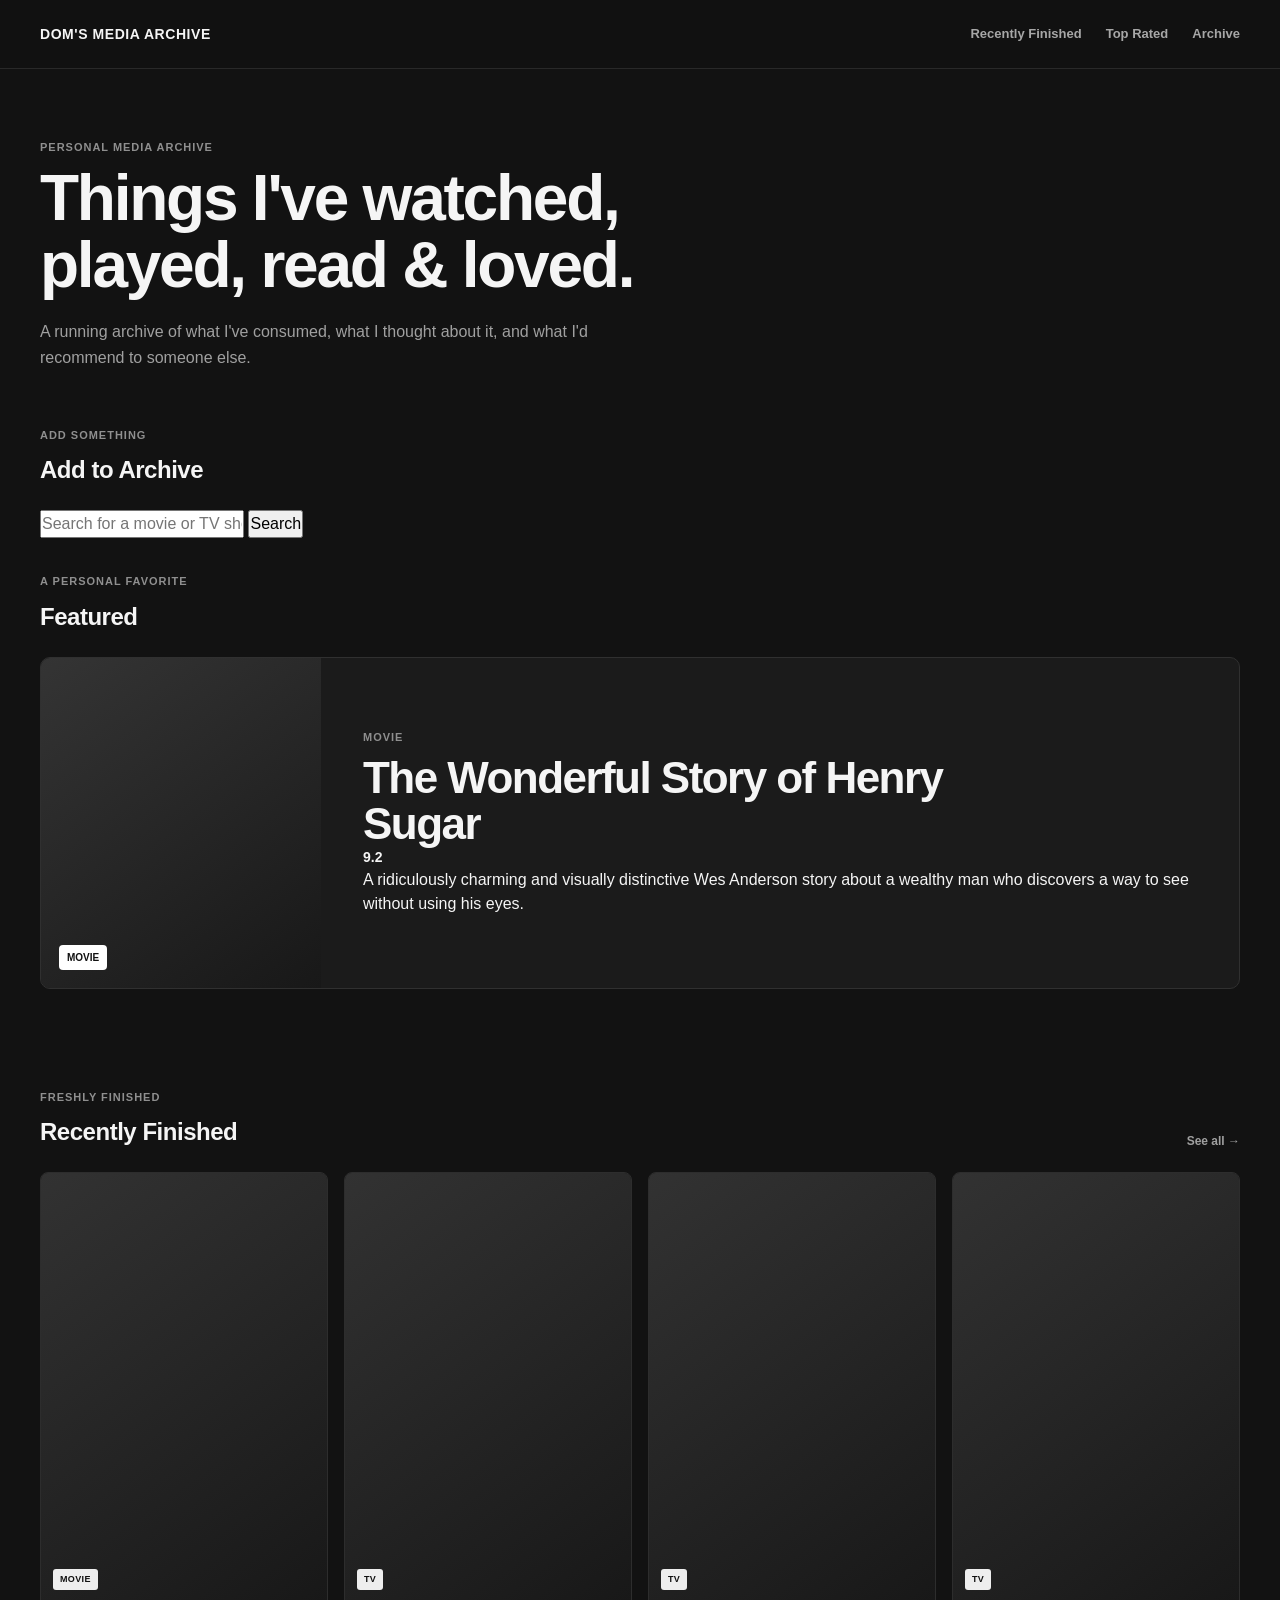
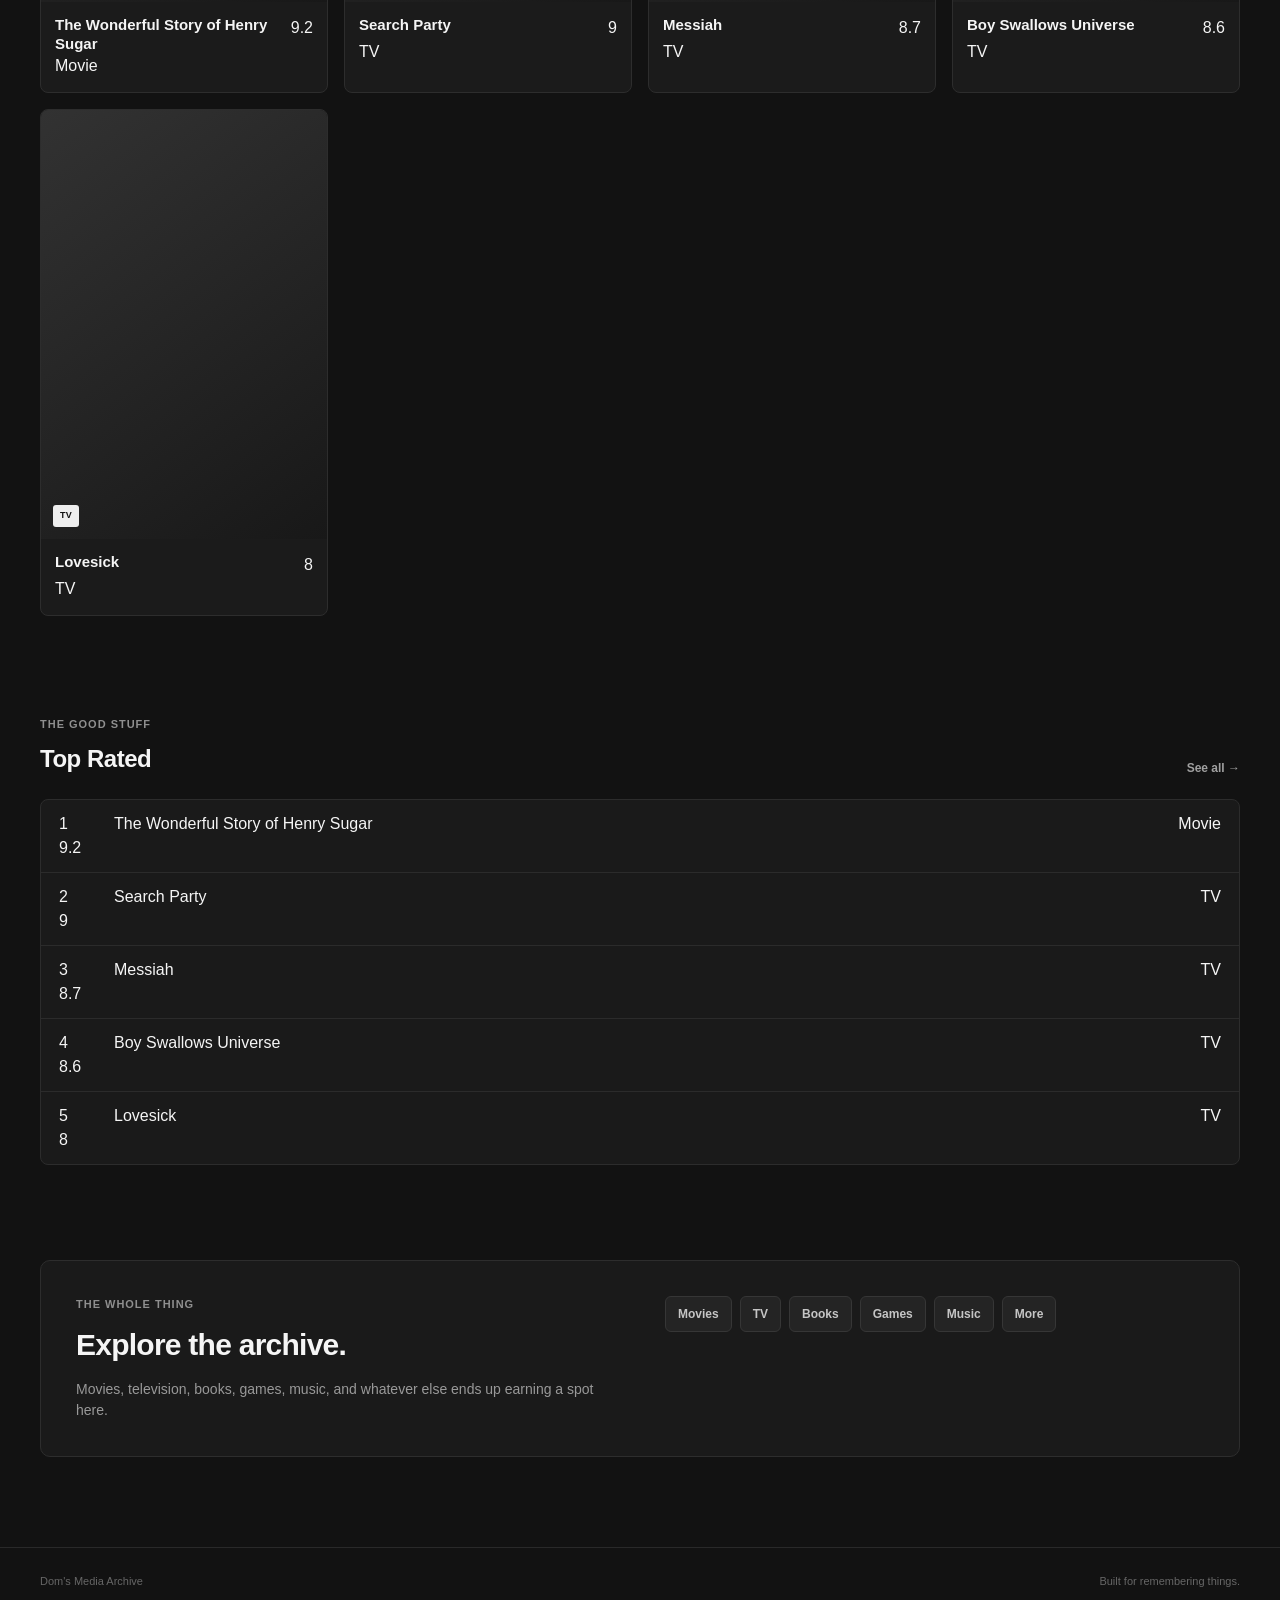
<file: index.html>
<!DOCTYPE html>
<html lang="en">

<head>
    <meta charset="UTF-8">
    <meta name="viewport" content="width=device-width, initial-scale=1.0">

    <title>Dom's Media Archive</title>

    <meta
        name="description"
        content="A personal archive of everything Dom has watched, played, read, listened to, and loved."
    >

    <link rel="stylesheet" href="styles.css">
</head>

<body>

    <!-- =========================
         HEADER
    ========================== -->

    <header class="site-header">

        <div class="container header-inner">

            <a href="index.html" class="site-title">
                DOM'S MEDIA ARCHIVE
            </a>

            <nav class="site-nav">
                <a href="#recently">Recently Finished</a>
                <a href="#top-rated">Top Rated</a>
                <a href="#archive">Archive</a>
            </nav>

        </div>

    </header>


    <!-- =========================
         MAIN
    ========================== -->

    <main>


        <!-- =========================
             INTRO
        ========================== -->

        <section class="intro-section">

            <div class="container">

                <div class="intro-content">

                    <p class="eyebrow">
                        Personal Media Archive
                    </p>

                    <h1>
                        Things I've watched,<br>
                        played, read & loved.
                    </h1>

                    <p class="intro-description">
                        A running archive of what I've consumed,
                        what I thought about it, and what I'd
                        recommend to someone else.
                    </p>

                </div>

            </div>

        </section>


        <!-- =========================
             ADD MEDIA
        ========================== -->

        <section class="add-media-section">

            <div class="container">

                <div class="section-header">

                    <div>
                        <p class="eyebrow">Add something</p>
                        <h2>Add to Archive</h2>
                    </div>

                </div>


                <div class="search-container">

                    <input
                        type="text"
                        id="media-search"
                        placeholder="Search for a movie or TV show..."
                        autocomplete="off"
                    >

                    <button id="media-search-button">
                        Search
                    </button>

                </div>


                <div id="search-status" class="search-status"></div>

                <div id="search-results" class="search-results"></div>

            </div>

        </section>


        <!-- =========================
             FEATURED
        ========================== -->

        <section class="featured-section">

            <div class="container">

                <div class="section-header">

                    <div>
                        <p class="eyebrow">A personal favorite</p>
                        <h2>Featured</h2>
                    </div>

                </div>


                <div id="featured-container" class="featured-container"></div>

            </div>

        </section>


        <!-- =========================
             RECENTLY FINISHED
        ========================== -->

        <section id="recently" class="media-section">

            <div class="container">

                <div class="section-header">

                    <div>
                        <p class="eyebrow">Freshly finished</p>
                        <h2>Recently Finished</h2>
                    </div>

                    <a href="#archive" class="section-link">
                        See all →
                    </a>

                </div>


                <div id="recently-grid" class="media-grid"></div>

            </div>

        </section>


        <!-- =========================
             TOP RATED
        ========================== -->

        <section id="top-rated" class="media-section">

            <div class="container">

                <div class="section-header">

                    <div>
                        <p class="eyebrow">The good stuff</p>
                        <h2>Top Rated</h2>
                    </div>

                    <a href="#archive" class="section-link">
                        See all →
                    </a>

                </div>


                <div id="top-rated-list" class="top-rated-list"></div>

            </div>

        </section>


        <!-- =========================
             ARCHIVE
        ========================== -->

        <section id="archive" class="archive-section">

            <div class="container">

                <div class="archive-card">

                    <div>

                        <p class="eyebrow">
                            The whole thing
                        </p>

                        <h2>
                            Explore the archive.
                        </h2>

                        <p>
                            Movies, television, books, games,
                            music, and whatever else ends up
                            earning a spot here.
                        </p>

                    </div>


                    <div class="archive-types">

                        <span>Movies</span>
                        <span>TV</span>
                        <span>Books</span>
                        <span>Games</span>
                        <span>Music</span>
                        <span>More</span>

                    </div>

                </div>

            </div>

        </section>


    </main>


    <!-- =========================
         FOOTER
    ========================== -->

    <footer class="site-footer">

        <div class="container">

            <span>
                Dom's Media Archive
            </span>

            <span>
                Built for remembering things.
            </span>

        </div>

    </footer>


    <!-- =========================
         JAVASCRIPT
    ========================== -->

    <script src="script.js"></script>

</body>

</html>
</file>
<file: styles.css>
/* =========================================
   DOM'S MEDIA ARCHIVE
   Visual System
========================================= */


/* =========================================
   RESET
========================================= */

* {
    box-sizing: border-box;
    margin: 0;
    padding: 0;
}

html {
    scroll-behavior: smooth;
}

body {
    background: #121212;
    color: #f5f5f5;
    font-family: Arial, Helvetica, sans-serif;
    line-height: 1.5;
}

a {
    color: inherit;
    text-decoration: none;
}

button,
input,
select {
    font: inherit;
}


/* =========================================
   GLOBAL LAYOUT
========================================= */

.container {
    width: min(1200px, calc(100% - 48px));
    margin: 0 auto;
}


/* =========================================
   HEADER
========================================= */

.site-header {
    position: sticky;
    top: 0;
    z-index: 100;

    background: rgba(18, 18, 18, 0.94);
    border-bottom: 1px solid #292929;

    backdrop-filter: blur(16px);
}

.header-inner {
    min-height: 68px;

    display: flex;
    align-items: center;
    justify-content: space-between;

    gap: 30px;
}

.site-title {
    font-size: 14px;
    font-weight: 800;
    letter-spacing: 0.04em;
}

.site-nav {
    display: flex;
    align-items: center;
    gap: 24px;
}

.site-nav a {
    color: #a7a7a7;
    font-size: 13px;
    font-weight: 600;

    transition: color 0.2s ease;
}

.site-nav a:hover {
    color: #ffffff;
}


/* =========================================
   INTRO
========================================= */

.intro-section {
    padding: 70px 0 55px;
}

.intro-content {
    max-width: 720px;
}

.eyebrow {
    margin-bottom: 9px;

    color: #8f8f8f;

    font-size: 11px;
    font-weight: 700;
    letter-spacing: 0.09em;
    text-transform: uppercase;
}

.intro-content h1 {
    font-size: clamp(38px, 5vw, 64px);
    font-weight: 750;
    line-height: 1.05;
    letter-spacing: -0.035em;
}

.intro-description {
    max-width: 600px;
    margin-top: 20px;

    color: #a0a0a0;

    font-size: 16px;
    line-height: 1.65;
}


/* =========================================
   SECTIONS
========================================= */

.featured-section,
.media-section {
    padding: 35px 0 65px;
}

.section-header {
    display: flex;
    align-items: flex-end;
    justify-content: space-between;

    margin-bottom: 22px;
}

.section-header h2 {
    font-size: 24px;
    font-weight: 750;
    letter-spacing: -0.02em;
}

.section-link {
    color: #a0a0a0;

    font-size: 12px;
    font-weight: 600;

    transition: color 0.2s ease;
}

.section-link:hover {
    color: #ffffff;
}


/* =========================================
   FEATURED
========================================= */

.featured-container {
    min-height: 300px;
}

.featured-card {
    display: grid;
    grid-template-columns: 280px 1fr;

    min-height: 330px;

    overflow: hidden;

    background: #1b1b1b;
    border: 1px solid #303030;
    border-radius: 10px;
}

.featured-art {
    min-height: 330px;

    display: flex;
    align-items: flex-end;

    padding: 18px;

    background:
        linear-gradient(
            145deg,
            #343434,
            #181818
        );
}

.featured-art span {
    padding: 5px 8px;

    background: #ffffff;
    color: #111111;

    border-radius: 4px;

    font-size: 10px;
    font-weight: 800;
    text-transform: uppercase;
}

.featured-content {
    display: flex;
    flex-direction: column;
    justify-content: center;

    padding: 42px;
}

.featured-content h3 {
    max-width: 650px;

    font-size: clamp(28px, 4vw, 44px);
    line-height: 1.05;
    letter-spacing: -0.035em;
}

.featured-meta {
    display: flex;
    align-items: center;
    gap: 10px;

    margin-top: 15px;

    color: #999999;

    font-size: 13px;
}

.featured-rating {
    color: #ffffff;
    font-size: 17px;
    font-weight: 800;
}

.featured-description {
    max-width: 650px;
    margin-top: 24px;

    color: #aaaaaa;

    font-size: 15px;
    line-height: 1.7;
}

.featured-recommendation {
    margin-top: 25px;

    color: #d0d0d0;

    font-size: 12px;
    font-weight: 700;
}


/* =========================================
   MEDIA GRID
========================================= */

.media-grid {
    display: grid;
    grid-template-columns: repeat(4, 1fr);
    gap: 16px;
}


/* =========================================
   MEDIA CARD
========================================= */

.media-card {
    overflow: hidden;

    background: #1b1b1b;
    border: 1px solid #2d2d2d;
    border-radius: 8px;

    transition:
        transform 0.18s ease,
        background 0.18s ease,
        border-color 0.18s ease;
}

.media-card:hover {
    background: #202020;
    border-color: #404040;
    transform: translateY(-3px);
}

.media-placeholder {
    aspect-ratio: 2 / 3;

    display: flex;
    align-items: flex-end;

    padding: 12px;

    background:
        linear-gradient(
            145deg,
            #323232,
            #181818
        );
}

.media-placeholder span {
    padding: 4px 7px;

    background: rgba(255, 255, 255, 0.92);
    color: #111111;

    border-radius: 3px;

    font-size: 9px;
    font-weight: 800;
    letter-spacing: 0.04em;
    text-transform: uppercase;
}

.media-card-content {
    padding: 14px;
}

.media-card-header {
    display: flex;
    align-items: flex-start;
    justify-content: space-between;

    gap: 8px;
}

.media-card h3 {
    font-size: 15px;
    font-weight: 700;
    line-height: 1.25;
}

.rating {
    flex-shrink: 0;

    font-size: 14px;
    font-weight: 800;
}

.media-meta {
    margin-top: 5px;

    color: #777777;

    font-size: 11px;
}

.media-description {
    margin-top: 12px;

    display: -webkit-box;
    overflow: hidden;
    -webkit-line-clamp: 3;
    -webkit-box-orient: vertical;

    color: #999999;

    font-size: 12px;
    line-height: 1.55;
}


/* =========================================
   TOP RATED
========================================= */

.top-rated-list {
    overflow: hidden;

    background: #1a1a1a;
    border: 1px solid #2c2c2c;
    border-radius: 8px;
}

.top-rated-item {
    display: grid;
    grid-template-columns: 55px 1fr auto;
    align-items: center;

    min-height: 70px;
    padding: 12px 18px;

    border-bottom: 1px solid #2b2b2b;
}

.top-rated-item:last-child {
    border-bottom: none;
}

.rank {
    color: #666666;

    font-size: 12px;
    font-weight: 700;
}

.top-rated-info {
    display: flex;
    flex-direction: column;
    gap: 2px;
}

.top-rated-info strong {
    font-size: 14px;
}

.top-rated-info span {
    color: #777777;
    font-size: 11px;
}

.top-rated-score {
    font-size: 18px;
    font-weight: 800;
}


/* =========================================
   ARCHIVE
========================================= */

.archive-section {
    padding: 30px 0 90px;
}

.archive-card {
    display: grid;
    grid-template-columns: 1fr 1fr;
    gap: 50px;

    padding: 35px;

    background: #1a1a1a;
    border: 1px solid #2d2d2d;
    border-radius: 10px;
}

.archive-card h2 {
    font-size: 30px;
    letter-spacing: -0.025em;
}

.archive-card p:not(.eyebrow) {
    max-width: 520px;
    margin-top: 12px;

    color: #999999;

    font-size: 14px;
}

.archive-types {
    display: flex;
    align-content: flex-start;
    flex-wrap: wrap;
    gap: 8px;
}

.archive-types span {
    padding: 8px 12px;

    background: #242424;
    border: 1px solid #363636;
    border-radius: 6px;

    color: #c5c5c5;

    font-size: 12px;
    font-weight: 600;
}


/* =========================================
   FOOTER
========================================= */

.site-footer {
    padding: 25px 0;

    border-top: 1px solid #292929;

    color: #666666;

    font-size: 11px;
}

.site-footer .container {
    display: flex;
    justify-content: space-between;
    gap: 20px;
}


/* =========================================
   MOBILE
========================================= */

@media (max-width: 900px) {

    .media-grid {
        grid-template-columns: repeat(3, 1fr);
    }

    .featured-card {
        grid-template-columns: 220px 1fr;
    }

    .featured-content {
        padding: 30px;
    }
}


@media (max-width: 700px) {

    .container {
        width: min(100% - 30px, 600px);
    }

    .header-inner {
        min-height: 60px;
    }

    .site-nav {
        gap: 12px;
    }

    .site-nav a {
        font-size: 11px;
    }

    .intro-section {
        padding: 55px 0 35px;
    }

    .intro-content h1 {
        font-size: 40px;
    }

    .featured-card {
        grid-template-columns: 1fr;
    }

    .featured-art {
        min-height: 220px;
    }

    .featured-content {
        padding: 25px;
    }

    .media-grid {
        grid-template-columns: repeat(2, 1fr);
    }

    .archive-card {
        grid-template-columns: 1fr;
        gap: 30px;
    }
}


@media (max-width: 450px) {

    .site-title {
        font-size: 11px;
    }

    .site-nav {
        gap: 8px;
    }

    .site-nav a {
        font-size: 10px;
    }

    .intro-content h1 {
        font-size: 34px;
    }

    .media-grid {
        grid-template-columns: 1fr 1fr;
        gap: 10px;
    }

    .media-card-content {
        padding: 11px;
    }

    .media-card h3 {
        font-size: 13px;
    }

    .media-description {
        display: none;
    }

    .top-rated-item {
        grid-template-columns: 35px 1fr auto;
    }

    .archive-card {
        padding: 24px;
    }

    .site-footer .container {
        flex-direction: column;
    }
}


/* =========================
   MEDIA DETAIL PAGE
========================= */

.back-link {
    display: inline-block;
    margin-bottom: 2rem;
    color: #a0a0a0;
    text-decoration: none;
    font-size: 0.9rem;
}

.back-link:hover {
    color: #ffffff;
}


.media-detail-section {
    padding: 4rem 0 6rem;
}


.media-detail {
    display: grid;
    grid-template-columns: 280px minmax(0, 1fr);
    gap: 3.5rem;
    align-items: start;
}


.media-detail-art {
    width: 100%;
    aspect-ratio: 2 / 3;
    background: #1b1b1b;
    border: 1px solid #2a2a2a;
    border-radius: 12px;
    overflow: hidden;
}


.media-detail-art img {
    width: 100%;
    height: 100%;
    display: block;
    object-fit: cover;
}


.media-detail-placeholder {
    width: 100%;
    height: 100%;
    display: flex;
    align-items: center;
    justify-content: center;
    color: #777;
    font-size: 0.9rem;
}


.media-detail-content {
    max-width: 720px;
}


.media-detail-content h1 {
    margin: 0.35rem 0 1rem;
    font-size: clamp(2.5rem, 5vw, 4.5rem);
    line-height: 0.95;
    letter-spacing: -0.04em;
}


.media-detail-meta {
    display: flex;
    flex-wrap: wrap;
    gap: 0.6rem;
    margin-bottom: 1.5rem;
}


.media-detail-meta span {
    padding: 0.4rem 0.7rem;
    background: #1b1b1b;
    border: 1px solid #2a2a2a;
    border-radius: 999px;
    color: #a0a0a0;
    font-size: 0.8rem;
}


.media-detail-rating {
    display: inline-flex;
    align-items: center;
    justify-content: center;
    min-width: 72px;
    height: 72px;
    margin-bottom: 1rem;
    background: #ffffff;
    color: #111111;
    border-radius: 12px;
    font-size: 1.6rem;
    font-weight: 700;
}


.media-detail-recommendation {
    margin: 0 0 2.5rem;
    color: #a0a0a0;
    font-size: 0.95rem;
}


.media-detail-section-block {
    margin-top: 2rem;
}


.media-detail-section-block .eyebrow {
    margin-bottom: 0.75rem;
}


.media-detail-section-block > p:not(.eyebrow) {
    color: #d0d0d0;
    font-size: 1.05rem;
    line-height: 1.7;
    max-width: 680px;
}


.media-tags {
    display: flex;
    flex-wrap: wrap;
    gap: 0.5rem;
}


.media-tags span {
    padding: 0.45rem 0.75rem;
    background: #1b1b1b;
    border: 1px solid #2a2a2a;
    border-radius: 999px;
    color: #b5b5b5;
    font-size: 0.8rem;
}


.media-not-found {
    max-width: 650px;
    padding: 5rem 0;
}


.media-not-found h1 {
    margin: 0.5rem 0 1rem;
}


.media-not-found p:not(.eyebrow) {
    color: #999;
}


/* =========================
   MOBILE
========================= */

@media (max-width: 700px) {

    .media-detail {
        grid-template-columns: 1fr;
        gap: 2rem;
    }

    .media-detail-art {
        max-width: 260px;
    }

    .media-detail-content h1 {
        font-size: 3rem;
    }

}
</file>
